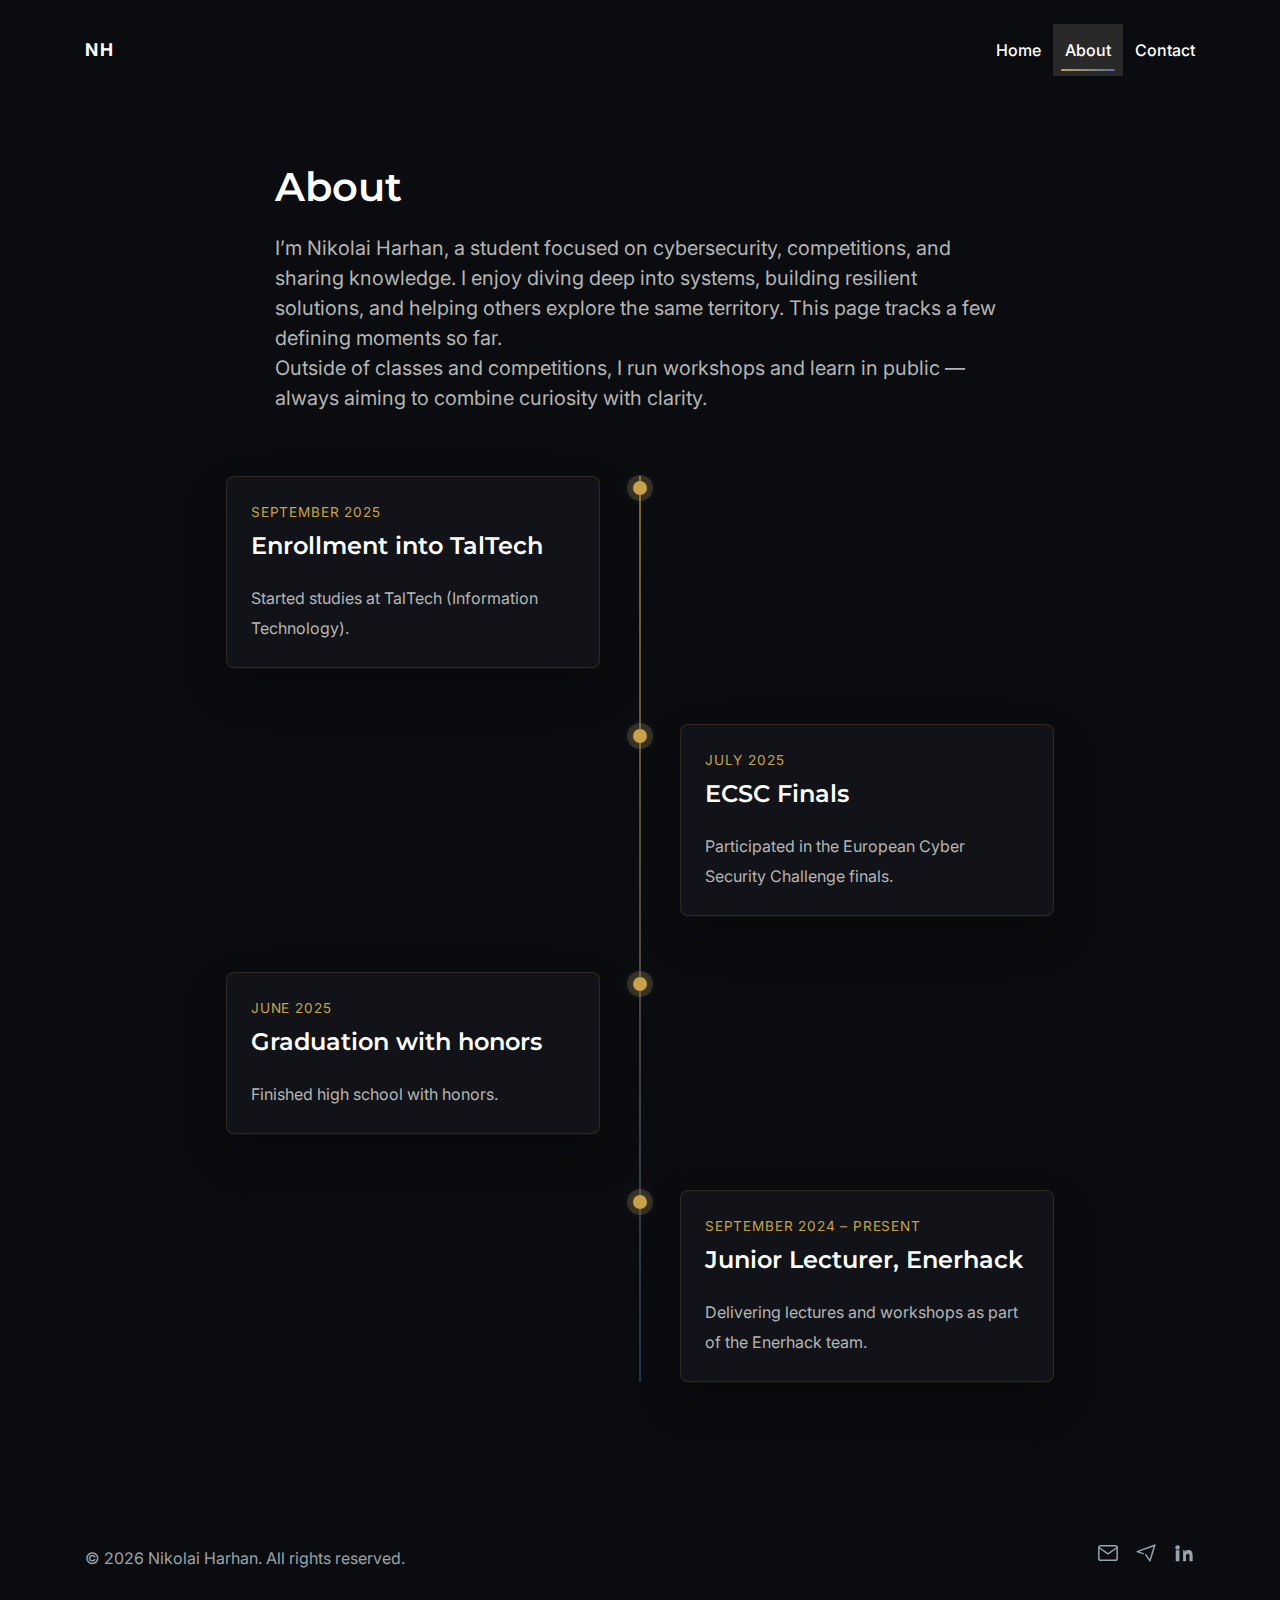
<file: orbitor-bulma-main/theme/about.html>
<!DOCTYPE html>
<html lang="en">
<head>
  <meta charset="utf-8">
  <meta name="viewport" content="width=device-width, initial-scale=1">
  <meta name="description" content="About Nikolai Harhan — milestones and timeline.">
  <title>About — Nikolai Harhan</title>
  <link rel="preconnect" href="https://fonts.googleapis.com">
  <link rel="preconnect" href="https://fonts.gstatic.com" crossorigin>
  <link href="https://fonts.googleapis.com/css2?family=Inter:wght@400;500;600;700&display=swap" rel="stylesheet">
  <link rel="stylesheet" href="plugins/bulma/bulma.min.css">
  <link rel="stylesheet" href="css/style.css">
  <link rel="stylesheet" href="assets/css/custom.css">
</head>
<body>
  <div class="background-animation" aria-hidden="true">
    <span class="node node-1"></span>
    <span class="node node-2"></span>
    <span class="node node-3"></span>
    <span class="node node-4"></span>
  </div>
  <a class="skip-link" href="#main">Skip to main content</a>
  <header>
    <nav class="navbar is-dark" role="navigation" aria-label="main navigation">
      <div class="container">
        <div class="navbar-brand">
          <a class="navbar-item brand-mark" href="index.html" aria-label="Nikolai Harhan home">NH</a>
          <button class="navbar-burger" aria-label="Toggle navigation" aria-expanded="false" data-target="primary-nav">
            <span aria-hidden="true"></span>
            <span aria-hidden="true"></span>
            <span aria-hidden="true"></span>
          </button>
        </div>
        <div id="primary-nav" class="navbar-menu">
          <div class="navbar-end">
            <a class="navbar-item" href="index.html">Home</a>
            <a class="navbar-item is-active" href="about.html">About</a>
            <a class="navbar-item" href="contact.html">Contact</a>
          </div>
        </div>
      </div>
    </nav>
  </header>

  <main id="main">
    <section class="section">
      <div class="container">
        <div class="columns">
          <div class="column is-10-tablet is-offset-1-tablet is-8-desktop is-offset-2-desktop">
            <h1 class="title is-2 has-text-white">About</h1>
            <p class="has-text-grey-light is-size-5">I’m Nikolai Harhan, a student focused on cybersecurity, competitions, and sharing knowledge. I enjoy diving deep into systems, building resilient solutions, and helping others explore the same territory. This page tracks a few defining moments so far.</p>
            <p class="has-text-grey-light is-size-5">Outside of classes and competitions, I run workshops and learn in public — always aiming to combine curiosity with clarity.</p>
          </div>
        </div>

        <div class="timeline" aria-label="Timeline of key events">
          <article class="timeline-item">
            <span class="timeline-dot" aria-hidden="true"></span>
            <div class="timeline-content">
              <div class="timeline-meta">September 2025</div>
              <h2 class="title is-4 has-text-white">Enrollment into TalTech</h2>
              <p class="has-text-grey-light">Started studies at TalTech (Information Technology).</p>
            </div>
          </article>

          <article class="timeline-item">
            <span class="timeline-dot" aria-hidden="true"></span>
            <div class="timeline-content">
              <div class="timeline-meta">July 2025</div>
              <h2 class="title is-4 has-text-white">ECSC Finals</h2>
              <p class="has-text-grey-light">Participated in the European Cyber Security Challenge finals.</p>
            </div>
          </article>

          <article class="timeline-item">
            <span class="timeline-dot" aria-hidden="true"></span>
            <div class="timeline-content">
              <div class="timeline-meta">June 2025</div>
              <h2 class="title is-4 has-text-white">Graduation with honors</h2>
              <p class="has-text-grey-light">Finished high school with honors.</p>
            </div>
          </article>

          <article class="timeline-item">
            <span class="timeline-dot" aria-hidden="true"></span>
            <div class="timeline-content">
              <div class="timeline-meta">September 2024 – Present</div>
              <h2 class="title is-4 has-text-white">Junior Lecturer, Enerhack</h2>
              <p class="has-text-grey-light">Delivering lectures and workshops as part of the Enerhack team.</p>
            </div>
          </article>

          <!-- TODO: Add additional roles from LinkedIn profile when ready. -->
        </div>
      </div>
    </section>
  </main>

  <footer class="footer">
    <div class="container">
      <div class="columns is-vcentered">
        <div class="column is-6">
          <p>© <span id="year">2025</span> Nikolai Harhan. All rights reserved.</p>
        </div>
        <div class="column is-6 has-text-right-tablet">
          <div class="footer-icons is-justify-content-flex-end">
            <a href="mailto:nikolai@harhan.ee" aria-label="Email Nikolai">
              <svg viewBox="0 0 24 24" fill="none" stroke="currentColor" stroke-width="1.6" stroke-linecap="round" stroke-linejoin="round">
                <path d="M4 4h16a2 2 0 0 1 2 2v12a2 2 0 0 1-2 2H4a2 2 0 0 1-2-2V6a2 2 0 0 1 2-2z" />
                <polyline points="22,6 12,13 2,6" />
              </svg>
            </a>
            <a href="https://t.me/nharhan" aria-label="Nikolai on Telegram" rel="me">
              <svg viewBox="0 0 24 24" fill="none" stroke="currentColor" stroke-width="1.6" stroke-linecap="round" stroke-linejoin="round">
                <path d="M21.5 3.5L2.5 10.5l6.3 2.2" />
                <path d="M21.5 3.5l-5.2 17.1-4.5-6.9" />
              </svg>
            </a>
            <a href="https://www.linkedin.com/in/nikolai-harhan-704473240" aria-label="Nikolai on LinkedIn" rel="me">
              <svg viewBox="0 0 24 24" fill="currentColor" aria-hidden="true">
                <path d="M4.98 3.5a2.5 2.5 0 1 1-.01 5.001 2.5 2.5 0 0 1 .01-5.001zM3 9h4v12H3zM9 9h3.8v1.9h.05c.53-1 1.83-2.05 3.77-2.05 4.03 0 4.78 2.65 4.78 6.1V21H18v-5.3c0-1.27-.03-2.9-1.77-2.9-1.78 0-2.05 1.39-2.05 2.8V21H11V9z" />
              </svg>
            </a>
          </div>
        </div>
      </div>
    </div>
  </footer>

  <script>
    document.getElementById('year').textContent = new Date().getFullYear();
  </script>
  <script src="assets/js/main.js" defer></script>
</body>
</html>
</file>
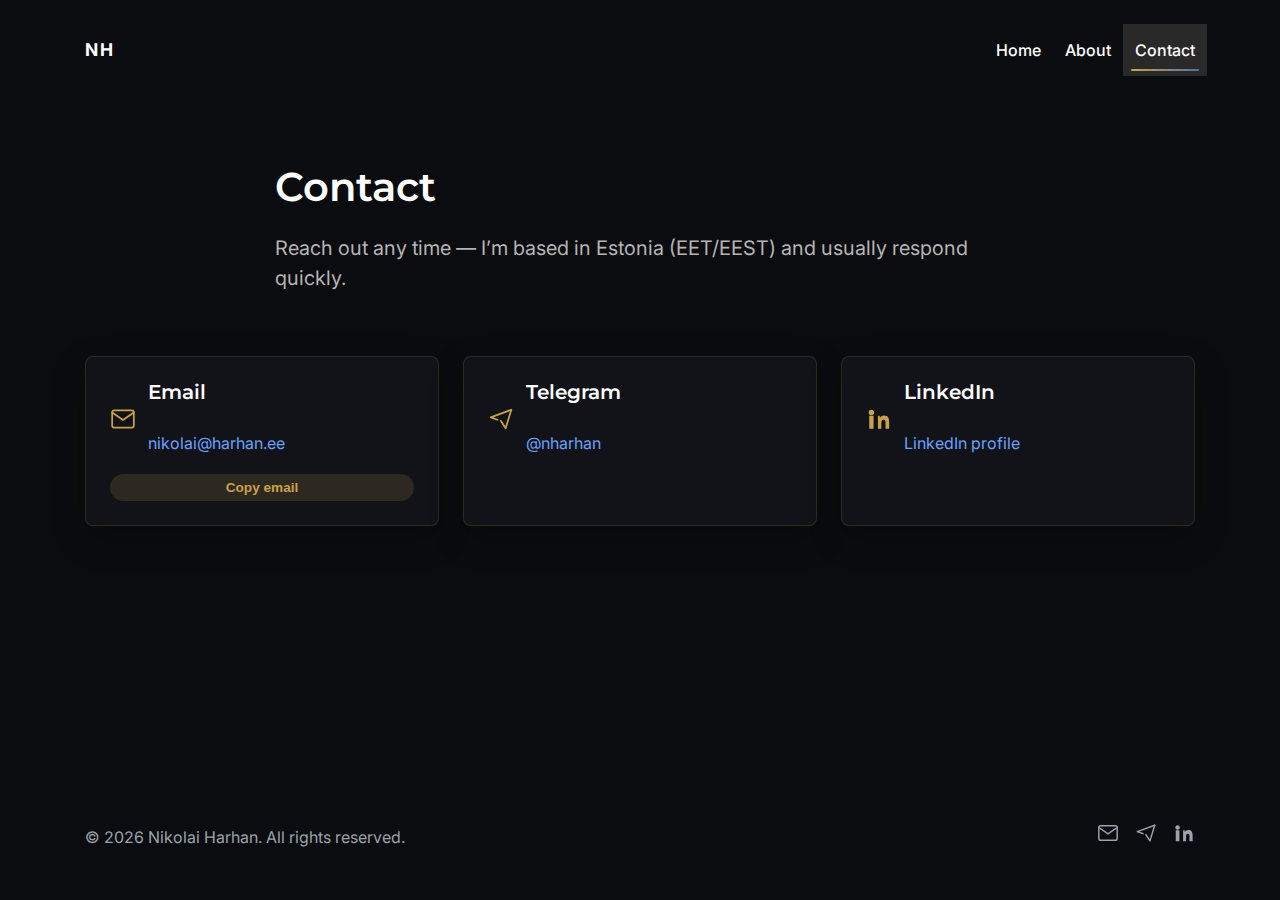
<file: orbitor-bulma-main/theme/contact.html>
<!DOCTYPE html>
<html lang="en">
<head>
  <meta charset="utf-8">
  <meta name="viewport" content="width=device-width, initial-scale=1">
  <meta name="description" content="Contact methods for Nikolai Harhan.">
  <title>Contact — Nikolai Harhan</title>
  <link rel="preconnect" href="https://fonts.googleapis.com">
  <link rel="preconnect" href="https://fonts.gstatic.com" crossorigin>
  <link href="https://fonts.googleapis.com/css2?family=Inter:wght@400;500;600;700&display=swap" rel="stylesheet">
  <link rel="stylesheet" href="plugins/bulma/bulma.min.css">
  <link rel="stylesheet" href="css/style.css">
  <link rel="stylesheet" href="assets/css/custom.css">
</head>
<body>
  <div class="background-animation" aria-hidden="true">
    <span class="node node-1"></span>
    <span class="node node-2"></span>
    <span class="node node-3"></span>
    <span class="node node-4"></span>
  </div>
  <a class="skip-link" href="#main">Skip to main content</a>
  <header>
    <nav class="navbar is-dark" role="navigation" aria-label="main navigation">
      <div class="container">
        <div class="navbar-brand">
          <a class="navbar-item brand-mark" href="index.html" aria-label="Nikolai Harhan home">NH</a>
          <button class="navbar-burger" aria-label="Toggle navigation" aria-expanded="false" data-target="primary-nav">
            <span aria-hidden="true"></span>
            <span aria-hidden="true"></span>
            <span aria-hidden="true"></span>
          </button>
        </div>
        <div id="primary-nav" class="navbar-menu">
          <div class="navbar-end">
            <a class="navbar-item" href="index.html">Home</a>
            <a class="navbar-item" href="about.html">About</a>
            <a class="navbar-item is-active" href="contact.html">Contact</a>
          </div>
        </div>
      </div>
    </nav>
  </header>

  <main id="main">
    <section class="section">
      <div class="container">
        <div class="columns">
          <div class="column is-10-tablet is-offset-1-tablet is-8-desktop is-offset-2-desktop">
            <h1 class="title is-2 has-text-white">Contact</h1>
            <p class="has-text-grey-light is-size-5">Reach out any time — I’m based in Estonia (EET/EEST) and usually respond quickly.</p>
          </div>
        </div>

        <div class="contact-grid" aria-label="Contact methods">
          <div class="contact-card">
            <div class="contact-actions">
              <svg viewBox="0 0 24 24" fill="none" stroke="currentColor" stroke-width="1.6" stroke-linecap="round" stroke-linejoin="round" aria-hidden="true">
                <path d="M4 4h16a2 2 0 0 1 2 2v12a2 2 0 0 1-2 2H4a2 2 0 0 1-2-2V6a2 2 0 0 1 2-2z" />
                <polyline points="22,6 12,13 2,6" />
              </svg>
              <div>
                <h2 class="title is-5 has-text-white">Email</h2>
                <p class="has-text-grey-light"><a href="mailto:nikolai@harhan.ee" rel="me">nikolai@harhan.ee</a></p>
              </div>
            </div>
            <button class="copy-button" type="button" data-copy="nikolai@harhan.ee">Copy email</button>
          </div>

          <div class="contact-card">
            <div class="contact-actions">
              <svg viewBox="0 0 24 24" fill="none" stroke="currentColor" stroke-width="1.6" stroke-linecap="round" stroke-linejoin="round" aria-hidden="true">
                <path d="M21.5 3.5L2.5 10.5l6.3 2.2" />
                <path d="M21.5 3.5l-5.2 17.1-4.5-6.9" />
              </svg>
              <div>
                <h2 class="title is-5 has-text-white">Telegram</h2>
                <p class="has-text-grey-light"><a href="https://t.me/nharhan" rel="me">@nharhan</a></p>
              </div>
            </div>
          </div>

          <div class="contact-card">
            <div class="contact-actions">
              <svg viewBox="0 0 24 24" fill="currentColor" aria-hidden="true">
                <path d="M4.98 3.5a2.5 2.5 0 1 1-.01 5.001 2.5 2.5 0 0 1 .01-5.001zM3 9h4v12H3zM9 9h3.8v1.9h.05c.53-1 1.83-2.05 3.77-2.05 4.03 0 4.78 2.65 4.78 6.1V21H18v-5.3c0-1.27-.03-2.9-1.77-2.9-1.78 0-2.05 1.39-2.05 2.8V21H11V9z" />
              </svg>
              <div>
                <h2 class="title is-5 has-text-white">LinkedIn</h2>
                <p class="has-text-grey-light"><a href="https://www.linkedin.com/in/nikolai-harhan-704473240" rel="me">LinkedIn profile</a></p>
              </div>
            </div>
          </div>
        </div>
      </div>
    </section>
  </main>

  <footer class="footer">
    <div class="container">
      <div class="columns is-vcentered">
        <div class="column is-6">
          <p>© <span id="year">2025</span> Nikolai Harhan. All rights reserved.</p>
        </div>
        <div class="column is-6 has-text-right-tablet">
          <div class="footer-icons is-justify-content-flex-end">
            <a href="mailto:nikolai@harhan.ee" aria-label="Email Nikolai">
              <svg viewBox="0 0 24 24" fill="none" stroke="currentColor" stroke-width="1.6" stroke-linecap="round" stroke-linejoin="round">
                <path d="M4 4h16a2 2 0 0 1 2 2v12a2 2 0 0 1-2 2H4a2 2 0 0 1-2-2V6a2 2 0 0 1 2-2z" />
                <polyline points="22,6 12,13 2,6" />
              </svg>
            </a>
            <a href="https://t.me/nharhan" aria-label="Nikolai on Telegram" rel="me">
              <svg viewBox="0 0 24 24" fill="none" stroke="currentColor" stroke-width="1.6" stroke-linecap="round" stroke-linejoin="round">
                <path d="M21.5 3.5L2.5 10.5l6.3 2.2" />
                <path d="M21.5 3.5l-5.2 17.1-4.5-6.9" />
              </svg>
            </a>
            <a href="https://www.linkedin.com/in/nikolai-harhan-704473240" aria-label="Nikolai on LinkedIn" rel="me">
              <svg viewBox="0 0 24 24" fill="currentColor" aria-hidden="true">
                <path d="M4.98 3.5a2.5 2.5 0 1 1-.01 5.001 2.5 2.5 0 0 1 .01-5.001zM3 9h4v12H3zM9 9h3.8v1.9h.05c.53-1 1.83-2.05 3.77-2.05 4.03 0 4.78 2.65 4.78 6.1V21H18v-5.3c0-1.27-.03-2.9-1.77-2.9-1.78 0-2.05 1.39-2.05 2.8V21H11V9z" />
              </svg>
            </a>
          </div>
        </div>
      </div>
    </div>
  </footer>

  <script>
    document.getElementById('year').textContent = new Date().getFullYear();
  </script>
  <script src="assets/js/main.js" defer></script>
</body>
</html>
</file>
<file: orbitor-bulma-main/theme/css/style.css>
/**
 * WEBSITE: https://themefisher.com
 * TWITTER: https://twitter.com/themefisher
 * FACEBOOK: https://www.facebook.com/themefisher
 * GITHUB: https://github.com/themefisher/
 */

@import url("https://fonts.googleapis.com/css?family=Rubik:400,500,600,700|Montserrat:900,700");
html {
  overflow-x: hidden;
}

body {
  line-height: 1.6;
  font-family: "Rubik", sans-serif;
  -webkit-font-smoothing: antialiased;
  font-size: 16px;
  color: #6F8BA4;
  font-weight: 400;
}

h1, .h1, h2, .h2, h3, .h3, h4, .h4, h5, .h5, h6, .h6 {
  font-family: "Montserrat", sans-serif;
  font-weight: 900;
  color: #111;
}

h1, .h1 {
  font-size: 2.5rem;
}

h2, .h2 {
  font-size: 44px;
  line-height: 1.3;
}

h3, .h3 {
  font-size: 1.5rem;
}

h4, .h4 {
  font-size: 1.3rem;
  line-height: 30px;
}

h5, .h5 {
  font-size: 1.25rem;
}

h6, .h6 {
  font-size: 1rem;
}

p {
  line-height: 30px;
}

.navbar-toggle .icon-bar {
  background: #FF715B;
}

input[type=email],
input[type=password],
input[type=text],
input[type=tel] {
  box-shadow: none;
  height: 45px;
  outline: none;
  font-size: 14px;
}

.form-control {
  box-shadow: none;
  border-radius: 0;
}
.form-control:focus {
  box-shadow: none;
  border: 1px solid #FF715B;
}

.py-7 {
  padding: 7rem 0px;
}

.btn {
  display: inline-block;
  font-size: 14px;
  font-size: 0.8125rem;
  font-weight: 500;
  letter-spacing: 0.5px;
  padding: 0.7rem 2rem;
  text-transform: uppercase;
  border-radius: 5px;
  border: 2px solid transparent;
  transition: all 0.35s ease;
  cursor: pointer;
}
.btn.btn-icon i {
  font-size: 16px;
  vertical-align: middle;
  margin-right: 5px;
}
.btn:focus {
  outline: 0px;
  box-shadow: none;
}

.btn-main {
  background: #FF715B;
  color: #fff;
  border-color: #FF715B;
}
.btn-main:hover {
  color: #FF715B;
  background: transparent;
}

.btn-main-2 {
  background: #FF715B;
  color: #fff;
  border-color: #FF715B;
}
.btn-main-2:hover {
  color: #FF715B;
  background: transparent;
  border-color: #FF715B;
}

.btn-solid-border {
  border: 2px solid #FF715B;
  background: transparent;
  color: #111;
}
.btn-solid-border:hover {
  border: 2px solid #FF715B;
  color: #fff;
  background: #FF715B;
}

.btn-transparent {
  background: transparent;
  color: #111;
  border-color: #6F8BA4;
}
.btn-transparent:hover {
  background: #6F8BA4;
  color: #fff;
}

.btn-white {
  background: #fff;
  border-color: #fff;
  color: #111;
}
.btn-white:hover {
  background: #FF715B;
  color: #fff;
  border-color: #FF715B;
}

.btn-solid-white {
  border-color: #fff;
  color: #fff;
}
.btn-solid-white:hover {
  background: #fff;
  color: #111;
}

.btn-round {
  border-radius: 4px;
}

.btn-round-full {
  border-radius: 50px;
}

.btn.active:focus,
.btn:active:focus,
.btn:focus {
  outline: 0;
}

.bg-gray {
  background: #eff0f3;
}

.bg-primary {
  background: #FF715B;
}

.bg-primary-dark {
  background: #ff4528;
}

.bg-primary-darker {
  background: #f42100;
}

.bg-dark {
  background: #111;
}

.bg-gradient {
  background-image: linear-gradient(145deg, rgba(19, 177, 205, 0.95) 0%, rgba(152, 119, 234, 0.95) 100%);
  background-repeat: repeat-x;
}

.section {
  padding: 100px 0;
}

.section-sm {
  padding: 70px 0;
}

.section-title {
  margin-bottom: 70px;
}
.section-title .title {
  font-size: 50px;
  line-height: 50px;
}
.section-title p {
  color: #666;
  font-family: "Montserrat", sans-serif;
}

.subtitle {
  color: #FF715B;
  font-size: 14px;
  letter-spacing: 1px;
}

.overly {
  position: relative;
}
.overly:before {
  content: "";
  position: absolute;
  left: 0;
  top: 0;
  bottom: 0;
  right: 0;
  width: 100%;
  height: 100%;
  opacity: 0.5;
  background: #000;
}

.overly-2 {
  position: relative;
}
.overly-2:before {
  content: "";
  position: absolute;
  left: 0;
  top: 0;
  bottom: 0;
  right: 0;
  width: 100%;
  height: 100%;
  background: rgba(0, 0, 0, 0.8);
}

.text-sm {
  font-size: 14px;
}

.text-md {
  font-size: 2.25rem;
}

.text-lg {
  font-size: 3.75rem;
}

.no-spacing {
  letter-spacing: 0px;
}

/* Links */
a {
  color: #111;
  text-decoration: none;
  display: inline-block;
  transition: 0.3s;
}

a:focus,
a:hover {
  color: #FF715B;
  text-decoration: none;
}

a:focus {
  outline: none;
}

.content-title {
  font-size: 40px;
  line-height: 50px;
}

.page-title {
  padding: 170px 0px 20px 0px;
  position: relative;
}
.page-title .block h1 {
  color: #fff;
}
.page-title .block p {
  color: #fff;
}
.page-title .breadcumb-nav {
  margin-top: 80px;
  padding-top: 30px;
  border-top: 1px solid rgba(255, 255, 255, 0.06);
}

.slick-slide:focus,
.slick-slide a {
  outline: none;
}

@media (max-width: 575px) {
  h2,
.h2 {
    font-size: 1.8rem;
    line-height: 42px;
  }
}
@media screen and (min-width: 1216px) {
  .container:not(.is-max-desktop) {
    max-width: 1140px;
  }
}
@media (max-width: 1023px) {
  .container {
    max-width: 765px;
  }
}
@media (max-width: 768px) {
  .container {
    max-width: 540px;
  }
}

.container,
.container-fluid {
  padding-left: 15px;
  padding-right: 15px;
}

.container-fluid {
  width: 100%;
  margin-right: auto;
  margin-left: auto;
}

.heading {
  display: block;
  font-size: unset;
  letter-spacing: unset;
  margin-bottom: 5px;
  text-transform: unset;
}

.column {
  padding: 15px;
}

.columns {
  margin-left: -15px;
  margin-right: -15px;
  margin-top: -15px;
}

.columns:last-child {
  margin-bottom: -15px;
}

.list-inline {
  padding-left: 0;
  list-style: none;
}
.list-inline .list-inline-item {
  display: inline-block;
}
.list-inline .list-inline-item:not(:last-child) {
  margin-right: 0.5rem;
}

.w-100 {
  width: 100%;
}

.ml-auto {
  margin-left: auto !important;
}

.text-white {
  color: #fff;
}

.text-white-50 {
  color: rgba(255, 255, 255, 0.5);
}

.bg-white {
  background-color: #fff;
}

.rounded {
  border-radius: 4px;
}

.bg-light {
  background-color: #F8F9FA;
}

.input {
  border-radius: 0;
  box-shadow: unset;
  padding-left: 15px;
  padding-right: 15px;
}
.input:focus {
  box-shadow: none;
  border: 1px solid #FF715B !important;
}

textarea.input {
  padding-top: 15px;
  min-height: 150px;
}

.media img {
  max-width: initial;
}

.lead {
  font-size: 1.25rem;
}

#wrapper-work {
  overflow: hidden;
  padding-top: 100px;
}
#wrapper-work ul li {
  width: 50%;
  float: left;
  position: relative;
}
#wrapper-work ul li img {
  width: 100%;
  height: 100%;
}
#wrapper-work ul li .items-text {
  position: absolute;
  top: 0;
  bottom: 0;
  left: 0;
  right: 0;
  width: 100%;
  height: 100%;
  color: #fff;
  background: rgba(0, 0, 0, 0.6);
  padding-left: 44px;
  padding-top: 140px;
}
#wrapper-work ul li .items-text h2 {
  padding-bottom: 28px;
  padding-top: 75px;
  position: relative;
}
#wrapper-work ul li .items-text h2:before {
  content: "";
  position: absolute;
  left: 0;
  bottom: 0;
  width: 75px;
  height: 3px;
  background: #fff;
}
#wrapper-work ul li .items-text p {
  padding-top: 30px;
  font-size: 16px;
  line-height: 27px;
  font-weight: 300;
  padding-right: 80px;
}

/*--
	features-work Start 
--*/
#features-work {
  padding-top: 50px;
  padding-bottom: 75px;
}
#features-work .block ul li {
  width: 19%;
  text-align: center;
  display: inline-block;
  padding: 40px 0px;
}

.navigation .btn {
  box-shadow: none;
}

@media (max-width: 1023px) {
  .navbar-brand .navbar-item {
    padding-left: 0;
  }
}
.navbar-brand .navbar-item img {
  max-height: unset;
}

.navbar-burger {
  height: 3rem;
  width: 3rem;
  border: 0;
  margin-top: 5px;
  outline: 0 !important;
}
.navbar-burger:hover {
  background-color: #fff !important;
}

.navbar {
  background-color: transparent;
}

@media (max-width: 1023px) {
  .navbar-menu {
    text-align: center;
    padding-top: 1rem;
    padding-bottom: 1.3rem;
  }
  .navbar-menu .navbar-start > .navbar-item {
    padding: 0 !important;
  }
}

#navbar {
  position: absolute;
  top: 0;
  left: 0;
  width: 100%;
  z-index: 5658;
  box-shadow: 0 1px 2px rgba(0, 0, 0, 0.05);
}
#navbar .navbar-link {
  padding-left: 26px;
  font-weight: 500;
  color: #111;
  font-family: "Rubik", sans-serif;
  text-transform: capitalize;
  font-size: 18px;
  padding: 8px !important;
  transition: all 0.25s ease;
}
#navbar .navbar-link:hover {
  color: #FF715B !important;
  background-color: transparent !important;
}

.navbar-item.has-dropdown:hover .navbar-link {
  background-color: transparent !important;
  color: #FF715B !important;
}

.navbar-brand {
  font-weight: 600;
}

.navbar-dropdown {
  visibility: hidden;
  filter: alpha(opacity=0);
  opacity: 0;
  transition: all 0.2s ease-in, visibility 0s linear 0.2s, transform 0.2s linear;
  -webkit-transition: all 0.2s ease-in, visibility 0s linear 0.2s, -webkit-transform 0.2s linear;
  -o-transition: all 0.2s ease-in, visibility 0s linear 0.2s, -o-transform 0.2s linear;
  -ms-transition: all 0.2s ease-in, visibility 0s linear 0.2s, -ms-transform 0.2s linear;
  width: 250px;
  padding: 8px 0;
  border-radius: 0px;
  display: block;
  border: 1px solid rgba(0, 0, 0, 0.05);
}
@media (max-width: 1023px) {
  .navbar-dropdown {
    visibility: visible;
    filter: alpha(opacity=1);
    opacity: 1;
    display: none;
    margin-left: auto;
    margin-right: auto;
  }
}

.navbar-link::after {
  display: none !important;
}

.has-dropdown:hover .navbar-dropdown {
  visibility: visible;
  transition: all 0.45s ease 0s;
  opacity: 1;
}

.navbar-dropdown .navbar-item {
  padding: 0.7rem 1.5rem;
  text-transform: uppercase;
  font-size: 14px;
}
.navbar-dropdown .navbar-item:hover {
  background: #FF715B !important;
  color: #fff !important;
}

ul.dropdown-menu li {
  padding-left: 0px !important;
}

#navbar.nav-text-white .navbar-link,
#navbar.nav-text-white .navbar-brand {
  color: #fff;
}
@media (max-width: 1023px) {
  #navbar.nav-text-white .navbar-link,
#navbar.nav-text-white .navbar-brand {
    color: black;
  }
}

.navbar-item.has-dropdown {
  padding: 0.5rem 0.75rem;
}

.bg-1 {
  background: url("../images/bg/section-bg5.jpg") no-repeat 50% 50%;
  background-size: cover;
}

.bg-2 {
  background: url("../images/bg/home-5.jpg");
  background-size: cover;
}

.banner {
  position: relative;
  overflow: hidden;
  background: #fff;
  background: url("../images/bg/main-banner1.jpg") no-repeat 80% 50%;
  background-size: cover;
  padding: 120px 0px;
}
@media (max-width: 575px) {
  .banner {
    padding: 80px 0px;
  }
}
.banner .block {
  padding-top: 120px;
}
@media (max-width: 575px) {
  .banner .block {
    padding-top: 100px;
  }
}
.banner .block h1 {
  font-size: 75px;
  line-height: 1.2;
  font-weight: 400;
  letter-spacing: -1.2px;
  text-transform: capitalize;
}

.letter-spacing {
  letter-spacing: 2px;
}

.text-color {
  color: #FF715B;
}

@media (max-width: 1215px) {
  .banner {
    background: #fff !important;
  }
}
@media (max-width: 1023px) {
  .banner {
    background: #fff !important;
  }
}
@media (max-width: 768px) {
  .banner .block h1 {
    font-size: 56px;
    line-height: 70px;
  }
  .banner {
    background: #fff !important;
  }
}
@media (max-width: 575px) {
  .banner .block h1 {
    font-size: 38px;
    line-height: 50px;
  }
  .banner {
    background: #fff !important;
  }
}
@media (max-width: 400px) {
  .banner .block h1 {
    font-size: 28px;
    line-height: 40px;
  }
  .banner {
    background: #fff !important;
  }
}
.about-item i {
  font-size: 50px;
}
.about-item a {
  color: #FF715B;
  font-weight: 500;
}
.about-item .icon {
  float: left;
  height: unset;
  width: unset;
}
.about-item .content {
  padding-left: 80px;
}

.process {
  position: relative;
}
.process:before {
  position: absolute;
  content: "";
  right: 0px;
  top: 0px;
  width: 100%;
  height: 100%;
  background: url("../images/bg/bg-half.png") no-repeat;
  background-position: top right;
}

.icon-block {
  padding: 50px 40px;
  background: #fff;
  border-radius: 10px;
  box-shadow: 0px 0px 40px 0px rgba(85, 128, 255, 0.2);
}
.icon-block i {
  font-size: 35px;
  background: rgba(239, 50, 58, 0.08);
  width: 70px;
  height: 70px;
  text-align: center;
  padding-top: 16px;
  border-radius: 10px;
  display: inline-block;
  color: #FF715B;
}
.icon-block h5 {
  margin-top: 25px;
  margin-bottom: 15px;
}
.icon-block p {
  margin-bottom: 0px;
}

.feature-list ul li {
  margin-bottom: 15px;
  color: #111;
}
.feature-list ul li i {
  color: #FF715B;
}

.video-img {
  position: relative;
}
.video-img .video-play {
  position: absolute;
  content: "";
  left: 0px;
  right: 0px;
  top: 50%;
  width: 100%;
  height: 100%;
  margin: 0 auto;
  margin-top: -50px;
  text-align: center;
}
.video-img .video-play i {
  font-size: 30px;
  width: 100px;
  height: 100px;
  background: #fff;
  color: #FF715B;
  border-radius: 100%;
  text-align: center;
  display: inline-block;
  line-height: 100px;
  box-shadow: 0px 0px 25px rgba(0, 0, 0, 0.04);
}

.award-img-block {
  height: 160px;
  border: 1px solid #eee;
  align-items: center;
  display: flex;
  justify-content: center;
  background: #fff;
}

.video-play:hover {
  cursor: pointer;
}

.mt-30 {
  margin-top: 30px;
}

@media (max-width: 768px) {
  .custom-grid .mt-30 {
    margin-top: 0 !important;
  }
  .custom-grid .pb-0 {
    padding-bottom: 15px !important;
  }
  .custom-grid .pt-0 {
    padding-top: 15px !important;
  }
}
.feature {
  background: linear-gradient(to bottom, #05a5f9, #10dab7);
}

.feature-block {
  background: #fff;
  padding: 30px;
  text-align: center;
}
.feature-block i {
  font-size: 40px;
}
.feature-block h5 {
  margin-top: 20px;
}

.text-lg {
  font-size: 50px;
}

.counter {
  background: #FF715B;
}
.counter .counter-item h2 {
  color: #fff;
}
.counter .counter-item p {
  color: rgba(255, 255, 255, 0.7);
  text-transform: uppercase;
  letter-spacing: 1px;
  margin-bottom: 0px;
}

.counter--style i {
  font-size: 40px;
  width: 100px;
  height: 100px;
  border-radius: 100%;
  color: #fafafa;
  background: #FF715B;
  display: inline-block;
  padding-top: 28px;
}

.team-block img {
  border-radius: 5px;
}

.service-item-list {
  padding: 15px 30px;
  background: #fff;
  box-shadow: 0 0 15px rgba(0, 0, 0, 0.1);
  border-radius: 5px;
  margin: 0 0 20px;
}
.service-item-list i {
  font-size: 30px;
  line-height: 1.1;
  margin-right: 20px;
  float: left;
  color: #FF715B;
}
.service-item-list p {
  padding-left: 50px;
  line-height: 1.6;
  margin-bottom: 0px;
  color: #111;
}

.mb-50 {
  margin-bottom: 50px;
}

.content-padding {
  padding: 100px 0px;
}

.service-img {
  padding-right: 20px;
}
.service-img img {
  border-radius: 5px;
  box-shadow: 0px 0px 40px 0px rgba(85, 128, 255, 0.2);
}

.heading {
  margin-bottom: 90px;
}

.case-img,
.case-content {
  padding: 30px;
}
@media (max-width: 768px) {
  .case-img,
.case-content {
    padding: 0;
  }
}

.case-timeline {
  position: relative;
}
@media (max-width: 768px) {
  .case-timeline {
    margin-bottom: 60px;
  }
}

.case-timeline-divider {
  display: block;
  position: absolute;
  content: "";
  top: 0;
  bottom: 0;
  left: 50%;
  z-index: 0;
  width: 2px;
  height: auto;
  margin-left: -1px;
  background-color: #eee;
}

.case-timeline-dot {
  display: block;
  position: absolute;
  top: calc(50% - 10px);
  left: 50%;
  z-index: 1;
  content: " ";
  width: 20px;
  height: 20px;
  margin-left: -10px;
  background-color: #fff;
  border-width: 5px;
  border-style: solid;
  border-radius: 50%;
}

@media (max-width: 575px) {
  .case-timeline-dot {
    display: none;
  }
  .case-timeline-divider {
    display: none;
  }
}
@media (max-width: 400px) {
  .case-timeline-dot {
    display: none;
  }
  .case-timeline-divider {
    display: none;
  }
}
@media (max-width: 768px) {
  .case-timeline-dot {
    display: none;
  }
  .case-timeline-divider {
    display: none;
  }
}
@media (max-width: 1023px) {
  .case-timeline-dot {
    display: none;
  }
  .case-timeline-divider {
    display: none;
  }
}
.cta {
  background: url("../images/bg/bg-2.jpg") no-repeat;
  background-size: cover;
  position: relative;
}

.cta-content {
  padding: 40px;
}
@media (max-width: 575px) {
  .cta-content {
    padding: 40px 25px;
  }
}

.mb-30 {
  margin-bottom: 30px;
}

.text-color-primary {
  color: #FF715B;
}

.testimonial-wrap {
  margin-left: calc((100% - 1140px) / 2);
  margin-right: -10%;
  margin-top: -30px;
}

.testimonial-block {
  margin: 0px 10px;
  padding: 30px 0px;
  margin-left: 12px;
  padding-left: 15px;
  padding-right: 0px;
}
.testimonial-block p {
  background: #fff;
  box-shadow: 0px 0px 25px 0px rgba(85, 128, 255, 0.2);
  padding: 60px 40px;
  position: relative;
  margin-bottom: 30px;
  font-size: 18px;
}
.testimonial-block p:after {
  position: absolute;
  content: "";
  left: 20px;
  bottom: -20px;
  width: 0;
  height: 0;
  border-style: solid;
  border-width: 25px 30px 0 0;
  border-color: #fff transparent transparent;
}
.testimonial-block .client-info .client-img {
  float: left;
  margin-right: 30px;
  margin-bottom: 20px;
}
.testimonial-block .client-info .client-img img {
  border-radius: 100%;
}
.testimonial-block .client-info .info h6 {
  margin-bottom: 0px;
}

@media (max-width: 575px) {
  .testimonial-wrap {
    margin-left: 0px;
  }
}
@media (max-width: 400px) {
  .testimonial-wrap {
    margin-left: 0px;
  }
}
@media (max-width: 768px) {
  .testimonial-wrap {
    margin-left: 0px;
  }
}
@media (max-width: 1023px) {
  .testimonial-wrap {
    margin-left: 0px;
  }
}
.pricing-block {
  padding: 20px 0px 50px 0px;
  border-top: 7px solid #FF715B;
  border-radius: 10px;
  box-shadow: 0 0 15px rgba(0, 0, 0, 0.1);
  border: 0px;
}
.pricing-block .price-header {
  padding: 30px 0px;
}
.pricing-block .price-header h2 {
  font-weight: 700;
  margin: 15px 0px;
}
.pricing-block .price-body {
  padding: 30px 0px;
  border-top: 2px solid rgba(0, 0, 0, 0.06);
  border-bottom: 2px solid rgba(0, 0, 0, 0.06);
  margin-bottom: 30px;
}
.pricing-block .price-body ul li {
  padding: 10px 0px;
}
.pricing-block .price-footer {
  margin-bottom: 30px;
}

.text-underline {
  text-decoration: underline;
}

.portfolio {
  position: relative;
}
.portfolio:before {
  position: absolute;
  content: "";
  left: 0px;
  top: 0px;
  width: 100%;
  height: 500px;
  background-color: #f7f7f7;
}

.portflio-item:before {
  content: " ";
  display: block;
  left: 0;
  height: 100%;
  width: 0%;
  position: absolute;
  transition: all 0.25s cubic-bezier(0.86, 0, 0.07, 1);
  background: rgba(255, 113, 91, 0.98);
  opacity: 0;
  overflow: hidden;
}
.portflio-item .portfolio-item-content {
  position: absolute;
  content: "";
  left: 30px;
  bottom: 0px;
  opacity: 0;
  transition: all 0.35s ease;
}
.portflio-item:hover:before {
  opacity: 1;
  width: 100%;
}
.portflio-item:hover .portfolio-item-content {
  opacity: 1;
  bottom: 20px;
}
.portflio-item .overlay-item {
  position: absolute;
  content: "";
  left: 0px;
  top: 0px;
  bottom: 0px;
  right: 0px;
  display: flex;
  align-items: center;
  justify-content: center;
  font-size: 40px;
  color: #fff;
  opacity: 0;
  transition: all 0.35s ease;
}
.portflio-item .overlay-item i {
  width: 80px;
  height: 80px;
  text-align: center;
  border-radius: 100%;
  display: inline-block;
  background: rgba(255, 255, 255, 0.06);
  line-height: 80px;
}
.portflio-item:hover .overlay-item {
  opacity: 1;
}

.portfolio-gallery {
  padding: 0px 30px;
}

.project-info-list {
  margin-top: 25px;
}
.project-info-list li {
  margin-bottom: 13px;
}
.project-info-list li strong {
  font-weight: 500;
  color: #111;
}

.contact-form-wrap .form-group {
  padding-bottom: 15px;
  margin: 0px;
}
.contact-form-wrap .form-group .form-control {
  height: 48px;
  border: 1px solid #EEF2F6;
  box-shadow: none;
  width: 100%;
}
.contact-form-wrap .form-group-2 {
  margin-bottom: 13px;
}
.contact-form-wrap .form-group-2 textarea {
  height: 135px;
  border: 1px solid #EEF2F6;
  box-shadow: none;
  width: 100%;
}

.address-block li {
  margin-bottom: 15px;
}
.address-block li i {
  font-size: 20px;
  width: 20px;
}

.short-info li {
  margin-bottom: 25px;
}

.social-icons li {
  margin: 0 6px;
}
.social-icons a {
  margin-right: 10px;
  font-size: 18px;
}

.google-map {
  position: relative;
}

.google-map #map {
  width: 100%;
  height: 450px;
}

.short-info {
  padding: 40px;
  border: 1px solid #eee;
}

.mt-90 {
  margin-top: 90px;
}

.blog-item {
  display: flex;
  margin-bottom: 30px;
}
@media (max-width: 768px) {
  .blog-item {
    display: block;
  }
}

.blog-thumb {
  width: 70%;
  margin-right: 40px;
}

.blog-item-content h3 {
  font-weight: 500;
}

.nav-links .page-numbers {
  display: inline-block;
  width: 50px;
  height: 50px;
  border-radius: 100%;
  background: #eee;
  text-align: center;
  padding-top: 13px;
  font-weight: 600;
  margin-right: 10px;
}
.nav-links .page-numbers:hover {
  background: #FF715B;
  color: #fff;
}

.comment-area .comment-thumb {
  margin-right: 20px;
  margin-bottom: 10px;
}
.comment-area .comment-thumb img {
  width: 70px;
  border-radius: 5px;
  max-width: unset;
}
.comment-area h5 {
  font-size: 18px;
  font-weight: 500;
}
.comment-area span {
  font-size: 14px;
}

.posts-nav h6 {
  font-weight: 500;
}

.quote {
  font-size: 22px;
  color: #111;
  padding: 40px;
  font-style: italic;
  background: #f5f6ff;
  border-left: 5px solid #FF715B;
  margin: 25px 0px;
}

.comment-form .input {
  background: #f7f8fb;
  border-radius: 5px;
  border-color: #f7f8fb;
  height: 50px;
}
.comment-form textarea.input {
  height: auto;
}

@media (max-width: 575px) {
  .blog-thumb {
    width: 100%;
    float: none;
    margin-right: 0px;
    margin-bottom: 15px;
  }
  .blog-thumb img {
    width: 100%;
  }
}
@media (max-width: 400px) {
  .blog-thumb {
    width: 100%;
    float: none;
    margin-right: 0px;
    margin-bottom: 15px;
  }
  .blog-thumb img {
    width: 100%;
  }
}
@media (max-width: 768px) {
  .blog-thumb {
    width: 100%;
    float: none;
    margin-right: 0px;
    margin-bottom: 15px;
  }
  .blog-thumb img {
    width: 100%;
  }
}
@media (max-width: 768px) {
  .tag-option {
    display: block;
  }
}

.posts-nav .border {
  border: 1px solid #DEE2E6;
  height: 80px;
}
@media (max-width: 768px) {
  .posts-nav .border {
    height: 2px;
    width: 100%;
    margin: 30px 0;
  }
}
@media (max-width: 768px) {
  .posts-nav {
    display: block !important;
  }
}

@media (max-width: 768px) {
  .tag-option {
    display: block !important;
  }
  .tag-option .list-inline:first-child {
    margin-bottom: 20px;
  }
}

@media (max-width: 575px) {
  .comment-content,
.comment-area-box {
    display: block !important;
  }
}

/*=================================================================
  Single Blog Page
==================================================================*/
.post.post-single {
  border: none;
}
.post.post-single .post-thumb {
  margin-top: 30px;
}

.post-sub-heading {
  border-bottom: 1px solid #dedede;
  padding-bottom: 20px;
  letter-spacing: 2px;
  text-transform: uppercase;
  font-size: 16px;
  margin-bottom: 20px;
}

.post-social-share {
  margin-bottom: 50px;
}

.post-comments {
  margin: 30px 0;
}
.post-comments .media {
  margin-top: 20px;
}
.post-comments .media > .pull-left {
  padding-right: 20px;
}
.post-comments .comment-author {
  margin-top: 0;
  margin-bottom: 0px;
  font-weight: 500;
}
.post-comments .comment-author a {
  color: #FF715B;
  font-size: 14px;
  text-transform: uppercase;
}
.post-comments time {
  margin: 0 0 5px;
  display: inline-block;
  color: #808080;
  font-size: 12px;
}
.post-comments .comment-button {
  color: #FF715B;
  display: inline-block;
  margin-left: 5px;
  font-size: 12px;
}
.post-comments .comment-button i {
  margin-right: 5px;
  display: inline-block;
}
.post-comments .comment-button:hover {
  color: #FF715B;
}

.post-excerpt {
  margin-bottom: 60px;
}
.post-excerpt h3 a {
  color: #000;
}
.post-excerpt p {
  margin: 0 0 30px;
}
.post-excerpt blockquote.quote-post {
  margin: 20px 0;
}
.post-excerpt blockquote.quote-post p {
  line-height: 30px;
  font-size: 20px;
  color: #FF715B;
}

.single-blog {
  background-color: #fff;
  margin-bottom: 50px;
  padding: 20px;
}

.blog-subtitle {
  font-size: 15px;
  padding-bottom: 10px;
  border-bottom: 1px solid #dedede;
  margin-bottom: 25px;
  text-transform: uppercase;
}

.next-prev {
  border-bottom: 1px solid #dedede;
  border-top: 1px solid #dedede;
  margin: 20px 0;
  padding: 25px 0;
}
.next-prev a {
  color: #000;
}
.next-prev a:hover {
  color: #FF715B;
}
.next-prev .prev-post i {
  margin-right: 10px;
}
.next-prev .next-post i {
  margin-left: 10px;
}

.social-profile ul li {
  margin: 0 10px 0 0;
  display: inline-block;
}
.social-profile ul li a {
  color: #4e595f;
  display: block;
  font-size: 16px;
}
.social-profile ul li a i:hover {
  color: #FF715B;
}

.comments-section {
  margin-top: 35px;
}

.author-about {
  margin-top: 40px;
}

.post-author {
  margin-right: 20px;
}

.post-author > img {
  border: 1px solid #dedede;
  max-width: 120px;
  padding: 5px;
  width: 100%;
}

.comment-list ul {
  margin-top: 20px;
}
.comment-list ul li {
  margin-bottom: 20px;
}

.comment-wrap {
  border: 1px solid #dedede;
  border-radius: 1px;
  margin-left: 20px;
  padding: 10px;
  position: relative;
}
.comment-wrap .author-avatar {
  margin-right: 10px;
}
.comment-wrap .media .media-heading {
  font-size: 14px;
  margin-bottom: 8px;
}
.comment-wrap .media .media-heading a {
  color: #FF715B;
  font-size: 13px;
}
.comment-wrap .media .comment-meta {
  font-size: 12px;
  color: #888;
}
.comment-wrap .media p {
  margin-top: 15px;
}

.comment-reply-form {
  margin-top: 80px;
}
.comment-reply-form input, .comment-reply-form textarea {
  height: 35px;
  border-radius: 0;
  box-shadow: none;
}
.comment-reply-form input:focus, .comment-reply-form textarea:focus {
  box-shadow: none;
  border: 1px solid #FF715B;
}
.comment-reply-form textarea, .comment-reply-form .btn-main {
  height: auto;
}

.sidebar-wrap {
  padding-left: 40px;
}
@media (max-width: 1023px) {
  .sidebar-wrap {
    padding-left: 0;
  }
}

.sidebar-widget {
  margin-bottom: 30px;
  padding-bottom: 35px;
}
.sidebar-widget h5 {
  margin-bottom: 25px;
}
.sidebar-widget.latest-post .media img {
  border-radius: 7px;
}
.sidebar-widget.latest-post .media h6 {
  font-weight: 500;
  line-height: 1.4;
}
.sidebar-widget.latest-post .media p {
  font-size: 12px;
}
.sidebar-widget.category ul li {
  margin-bottom: 10px;
}
.sidebar-widget.category ul li a {
  color: #111;
  transition: all 0.3s ease;
}
.sidebar-widget.category ul li a:hover {
  color: #FF715B;
  padding-left: 5px;
}
.sidebar-widget.category ul li span {
  margin-left: 10px;
}
.sidebar-widget.tags a {
  font-size: 12px;
  text-transform: uppercase;
  letter-spacing: 0.075em;
  line-height: 41px;
  height: 41px;
  font-weight: 500;
  border-radius: 20px;
  color: #666;
  display: inline-block;
  background-color: #eff0f3;
  margin: 0 7px 10px 0;
  padding: 0 25px;
  transition: all 0.2s ease;
}
.sidebar-widget.tags a:hover {
  color: #fff;
  background: #FF715B;
}

.search-form {
  position: relative;
}
.search-form i {
  position: absolute;
  right: 15px;
  top: 35%;
}

.footer {
  padding-bottom: 10px;
  background: #000;
}
.footer .copyright a {
  font-weight: 600;
}

.lh-35 {
  line-height: 35px;
}

.logo {
  font-weight: 600;
  letter-spacing: 1px;
}
.logo h3 {
  color: #fff;
}
.logo span {
  color: #FF715B;
}

.widget h4 {
  color: #fff;
  font-weight: 600;
}
.widget a {
  color: rgba(255, 255, 255, 0.7);
}
.widget a:hover {
  color: #FF715B;
}
.widget p {
  color: rgba(255, 255, 255, 0.7);
}

.footer-btm {
  border-top: 1px solid rgba(255, 255, 255, 0.06);
}

.footer-socials li a {
  margin-right: 7px;
}

.copyright {
  color: rgba(255, 255, 255, 0.7);
}
.copyright a {
  color: rgba(255, 255, 255, 0.8);
}
.copyright a:hover {
  color: #FF715B;
}

.widget-contact h6 {
  font-weight: 500;
  margin-bottom: 18px;
}
.widget-contact h6 i {
  color: #FF715B;
}
/*# sourceMappingURL=style.css.map */
</file>
<file: orbitor-bulma-main/theme/assets/css/custom.css>
:root {
  --bg: #0b0c0f;
  --text: #f4f6f8;
  --muted: #9aa3ab;
  --card: #111318;
  --primary: #6aa1ff;
  --accent: #c8a24a;
  --radius: 0.5rem;
}

html,
body {
  background: var(--bg);
  color: var(--text);
  font-family: 'Inter', -apple-system, BlinkMacSystemFont, 'Segoe UI', sans-serif;
  line-height: 1.7;
}

body {
  display: flex;
  min-height: 100vh;
  flex-direction: column;
}

.background-animation {
  position: fixed;
  inset: 0;
  pointer-events: none;
  z-index: -2;
  overflow: hidden;
}

.background-animation::before {
  content: '';
  position: absolute;
  inset: -30%;
  background:
    radial-gradient(circle at 18% 22%, rgba(106, 161, 255, 0.25), transparent 55%),
    radial-gradient(circle at 78% 18%, rgba(200, 162, 74, 0.25), transparent 60%),
    radial-gradient(circle at 52% 82%, rgba(106, 161, 255, 0.18), transparent 65%);
  filter: blur(0.5px);
  animation: drift 26s ease-in-out infinite alternate;
}

.background-animation::after {
  content: '';
  position: absolute;
  inset: 0;
  background-image:
    linear-gradient(120deg, rgba(200, 162, 74, 0.08) 0%, transparent 50%),
    linear-gradient(300deg, rgba(106, 161, 255, 0.1) 10%, transparent 55%),
    repeating-linear-gradient(90deg, rgba(200, 162, 74, 0.08) 0, rgba(200, 162, 74, 0.08) 1px, transparent 1px, transparent 90px),
    repeating-linear-gradient(0deg, rgba(106, 161, 255, 0.05) 0, rgba(106, 161, 255, 0.05) 1px, transparent 1px, transparent 120px);
  opacity: 0.4;
  transform: scale(1.1);
  animation: pan 40s linear infinite;
}

.background-animation .node {
  position: absolute;
  width: 8px;
  height: 8px;
  border-radius: 50%;
  background: var(--accent);
  box-shadow: 0 0 14px rgba(200, 162, 74, 0.6);
  opacity: 0.75;
  animation: pulse 4.2s ease-in-out infinite;
}

.background-animation .node::after {
  content: '';
  position: absolute;
  top: 50%;
  left: 50%;
  width: 140px;
  height: 1px;
  background: linear-gradient(90deg, rgba(200, 162, 74, 0.35), transparent);
  transform-origin: left center;
  transform: translate(-50%, -50%) rotate(var(--line-rotation, 0deg)) scaleX(0);
  animation: grow-line 6s ease-in-out infinite;
}

.background-animation .node-1 {
  top: 18%;
  left: 14%;
  animation-delay: 0.2s;
}

.background-animation .node-1::after {
  --line-rotation: 18deg;
  animation-delay: 0.5s;
}

.background-animation .node-2 {
  top: 32%;
  right: 16%;
  animation-delay: 1.1s;
}

.background-animation .node-2::after {
  --line-rotation: -22deg;
  animation-delay: 1.5s;
}

.background-animation .node-3 {
  bottom: 28%;
  left: 20%;
  animation-delay: 0.6s;
}

.background-animation .node-3::after {
  --line-rotation: 12deg;
  animation-delay: 1.1s;
}

.background-animation .node-4 {
  bottom: 18%;
  right: 22%;
  animation-delay: 1.9s;
}

.background-animation .node-4::after {
  --line-rotation: -8deg;
  animation-delay: 2.1s;
}

@keyframes drift {
  from {
    transform: scale(1) translate(-2%, -2%);
  }
  to {
    transform: scale(1.1) translate(2%, 3%);
  }
}

@keyframes pan {
  from {
    background-position: 0 0, 0 0, 0 0, 0 0;
  }
  to {
    background-position: 220px 140px, -160px -120px, 240px 0, 0 180px;
  }
}

@keyframes pulse {
  0%,
  100% {
    transform: scale(0.95);
    opacity: 0.55;
  }
  50% {
    transform: scale(1.2);
    opacity: 0.85;
  }
}

@keyframes grow-line {
  0%,
  100% {
    transform: translate(-50%, -50%) rotate(var(--line-rotation, 0deg)) scaleX(0);
  }
  40% {
    transform: translate(-50%, -50%) rotate(var(--line-rotation, 0deg)) scaleX(1);
  }
  70% {
    transform: translate(-50%, -50%) rotate(var(--line-rotation, 0deg)) scaleX(0.3);
  }
}

.text-accent {
  color: var(--accent);
}

main {
  flex: 1 0 auto;
}

a {
  color: var(--primary);
  text-decoration: none;
  transition: color 160ms ease;
}

a:hover,
a:focus {
  text-decoration: underline;
}

a:focus,
button:focus,
.navbar-burger:focus {
  outline: 2px solid var(--primary);
  outline-offset: 2px;
}

.navbar {
  background: transparent;
  padding-top: 1.5rem;
  padding-bottom: 1.5rem;
}

.navbar.is-dark .navbar-menu,
.navbar.is-dark {
  background: transparent;
}

.navbar-item,
.navbar-link {
  color: var(--muted);
  font-weight: 500;
  transition: color 160ms ease;
  position: relative;
}

.navbar-item:hover,
.navbar-item:focus-within,
.navbar-link:hover,
.navbar-link:focus {
  color: var(--text);
}

.navbar-item.is-active,
.navbar-item.is-active:focus,
.navbar-item.is-active:hover,
.navbar-link.is-active {
  color: var(--accent);
}

.navbar-item.is-active::after,
.navbar-link.is-active::after {
  content: '';
  position: absolute;
  left: 0.5rem;
  right: 0.5rem;
  bottom: 0.3rem;
  height: 2px;
  background: linear-gradient(90deg, var(--accent), rgba(106, 161, 255, 0.6));
  border-radius: 999px;
}

.navbar-brand .navbar-item.brand-mark {
  font-weight: 700;
  font-size: 1.1rem;
  letter-spacing: 0.1em;
  color: var(--text);
}

.skip-link {
  position: absolute;
  top: 0.5rem;
  left: 0.5rem;
  transform: translateY(-200%);
  background: var(--card);
  color: var(--text);
  padding: 0.5rem 1rem;
  border-radius: var(--radius);
  transition: transform 160ms ease;
  z-index: 1000;
}

.skip-link:focus {
  transform: translateY(0);
}

.hero.is-dark {
  background: transparent;
}

.hero-body {
  padding-top: 6rem;
  padding-bottom: 6rem;
}

.hero-body .title {
  letter-spacing: -0.02em;
  margin-bottom: 0.75rem;
}

.hero-body .subtitle,
.hero-body p {
  color: var(--muted);
}

.profile-card {
  background: var(--card);
  border-radius: var(--radius);
  padding: 2rem;
  transition: transform 160ms ease, box-shadow 160ms ease;
  box-shadow: 0 1px 0 rgba(255, 255, 255, 0.02), 0 15px 35px rgba(0, 0, 0, 0.25);
}

.profile-card:hover {
  transform: translateY(-2px);
}

.profile-media {
  position: relative;
  width: 160px;
  height: 160px;
  border-radius: 50%;
  overflow: hidden;
  margin-bottom: 1.5rem;
  background: linear-gradient(140deg, rgba(106, 161, 255, 0.18), rgba(200, 162, 74, 0.16));
  border: 1px solid rgba(200, 162, 74, 0.28);
  display: flex;
  align-items: center;
  justify-content: center;
}

.profile-media img {
  width: 100%;
  height: 100%;
  object-fit: cover;
  transition: transform 160ms ease;
}

.profile-card:hover img {
  transform: scale(1.02);
}

.profile-initials {
  display: none;
  font-size: 2.75rem;
  font-weight: 700;
  letter-spacing: 0.08em;
  color: var(--accent);
}

.profile-media.has-fallback .profile-initials {
  display: flex;
}

.profile-media.has-fallback img {
  display: none;
}

.status-pill {
  display: inline-flex;
  align-items: center;
  gap: 0.5rem;
  padding: 0.35rem 0.75rem;
  border-radius: 999px;
  background: rgba(200, 162, 74, 0.18);
  border: 1px solid rgba(200, 162, 74, 0.35);
  color: var(--accent);
  font-size: 0.85rem;
  margin-top: 1.5rem;
}

.section {
  padding-top: 4rem;
  padding-bottom: 4rem;
}

.timeline {
  position: relative;
  margin: 3rem auto;
  max-width: 860px;
  padding-left: 1rem;
  padding-right: 1rem;
}

.timeline::before {
  content: '';
  position: absolute;
  top: 0;
  left: 50%;
  width: 2px;
  height: 100%;
  background: linear-gradient(180deg, rgba(200, 162, 74, 0.6), rgba(106, 161, 255, 0.25));
  transform: translateX(-50%);
}

.timeline-item {
  position: relative;
  display: grid;
  grid-template-columns: repeat(2, minmax(0, 1fr));
  margin-bottom: 3.5rem;
}

.timeline-item:last-child {
  margin-bottom: 0;
}

.timeline-content {
  background: var(--card);
  border-radius: var(--radius);
  padding: 1.5rem;
  border: 1px solid rgba(200, 162, 74, 0.16);
  transition: transform 160ms ease, box-shadow 160ms ease;
  box-shadow: 0 1px 0 rgba(255, 255, 255, 0.02), 0 20px 40px rgba(0, 0, 0, 0.25);
}

.timeline-content:hover {
  transform: translateY(-2px);
}

.timeline-dot {
  position: absolute;
  top: 0.75rem;
  left: 50%;
  width: 14px;
  height: 14px;
  border-radius: 50%;
  background: var(--accent);
  box-shadow: 0 0 0 6px rgba(200, 162, 74, 0.22), 0 0 18px rgba(106, 161, 255, 0.3);
  transform: translate(-50%, -50%);
}

.timeline-item:nth-child(odd) .timeline-content {
  grid-column: 1 / 2;
  margin-right: 2.5rem;
}

.timeline-item:nth-child(even) .timeline-content {
  grid-column: 2 / 3;
  margin-left: 2.5rem;
}

.timeline-meta {
  font-size: 0.85rem;
  letter-spacing: 0.06em;
  text-transform: uppercase;
  color: var(--accent);
  margin-bottom: 0.5rem;
}

.contact-grid {
  display: grid;
  gap: 1.5rem;
  grid-template-columns: repeat(auto-fit, minmax(240px, 1fr));
  margin-top: 3rem;
}

.contact-card {
  background: var(--card);
  border-radius: var(--radius);
  padding: 1.5rem;
  display: flex;
  flex-direction: column;
  gap: 1rem;
  border: 1px solid rgba(200, 162, 74, 0.16);
  transition: transform 160ms ease, box-shadow 160ms ease;
  box-shadow: 0 1px 0 rgba(255, 255, 255, 0.02), 0 12px 32px rgba(0, 0, 0, 0.25);
}

.contact-card:hover {
  transform: translateY(-2px);
  box-shadow: 0 1px 0 rgba(255, 255, 255, 0.04), 0 18px 36px rgba(0, 0, 0, 0.3);
}

.contact-card svg {
  width: 26px;
  height: 26px;
  color: var(--accent);
}

.contact-actions {
  display: flex;
  align-items: center;
  gap: 0.75rem;
}

.copy-button {
  background: rgba(200, 162, 74, 0.16);
  color: var(--accent);
  border: none;
  border-radius: 999px;
  padding: 0.4rem 0.9rem;
  font-size: 0.85rem;
  font-weight: 600;
  cursor: pointer;
  transition: background 160ms ease, transform 160ms ease;
}

.copy-button:hover {
  background: rgba(200, 162, 74, 0.22);
  transform: translateY(-2px);
}

.copy-button:active {
  transform: translateY(0);
}

.copy-button.is-success {
  background: var(--primary);
  color: var(--bg);
}

.footer {
  background: transparent;
  padding: 3rem 1.5rem;
  color: var(--muted);
}

.footer a {
  color: var(--muted);
}

.footer a:hover {
  color: var(--accent);
}

.footer-icons {
  display: flex;
  gap: 1rem;
}

.footer-icons a:hover svg {
  color: var(--accent);
  fill: var(--accent);
}

.footer svg {
  width: 22px;
  height: 22px;
  transition: transform 160ms ease;
}

.footer svg:hover {
  transform: translateY(-2px);
}

@media screen and (max-width: 768px) {
  .background-animation::after {
    opacity: 0.25;
  }

  .background-animation .node::after {
    display: none;
  }

  .navbar-menu {
    background: rgba(17, 19, 24, 0.94);
    border-radius: var(--radius);
    padding: 1rem;
  }

  .hero-body {
    padding-top: 4rem;
    padding-bottom: 4rem;
  }

  .profile-card {
    padding: 1.5rem;
  }

  .timeline::before {
    left: 8px;
    transform: none;
  }

  .timeline-item {
    grid-template-columns: 1fr;
    padding-left: 2rem;
  }

  .timeline-item:nth-child(odd) .timeline-content,
  .timeline-item:nth-child(even) .timeline-content {
    margin: 0;
    grid-column: 1 / -1;
  }

  .timeline-dot {
    left: 8px;
  }
}

@media screen and (min-width: 1024px) {
  .hero-body {
    padding-top: 7rem;
    padding-bottom: 7rem;
  }
}

@media (prefers-reduced-motion: reduce) {
  *,
  *::before,
  *::after {
    animation-duration: 0.01ms !important;
    animation-iteration-count: 1 !important;
    transition-duration: 0.01ms !important;
  }

  .background-animation {
    display: none;
  }
}
</file>
